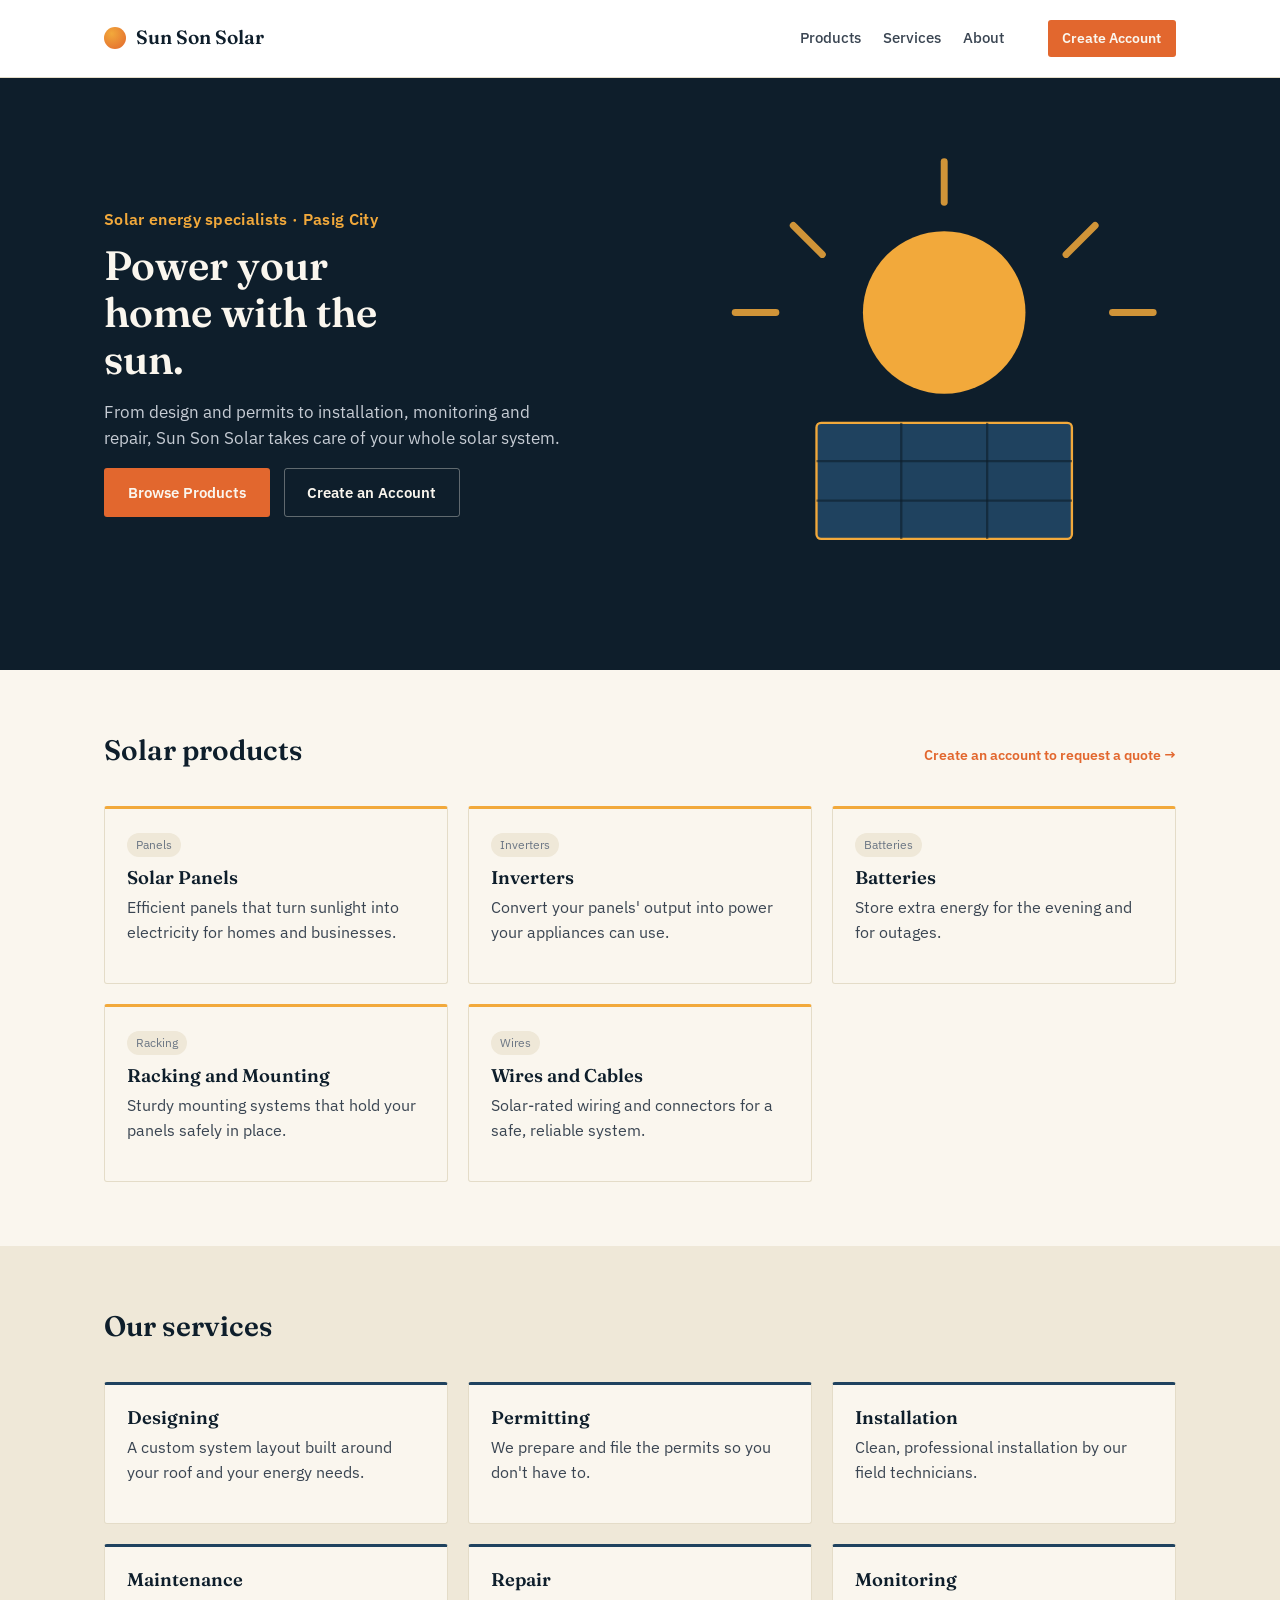
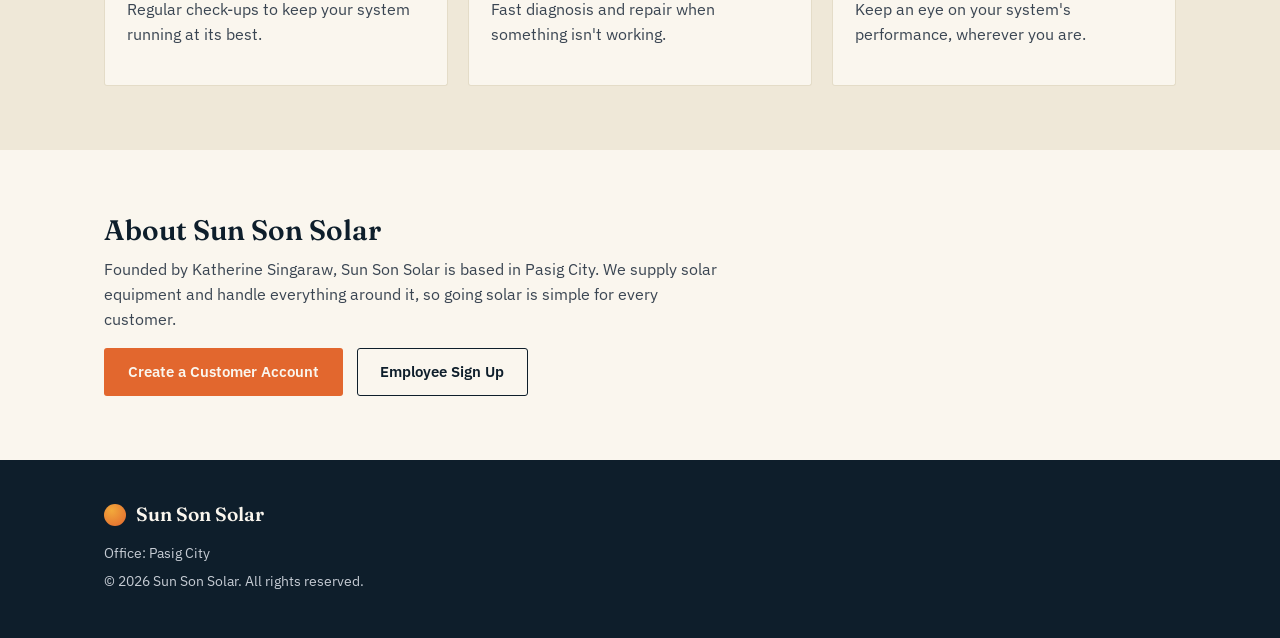
<file: Sun Son Solar - Registration Final/index.html>
<!DOCTYPE html>
<html lang="en">
<head>
    <meta charset="UTF-8">
    <meta name="viewport" content="width=device-width, initial-scale=1">
    <title>Sun Son Solar — Solar panels, installation and monitoring in Pasig City</title>
    <link rel="preconnect" href="https://fonts.googleapis.com">
    <link href="https://fonts.googleapis.com/css2?family=Fraunces:opsz,wght@9..144,400;9..144,500;9..144,600&family=IBM+Plex+Sans:wght@400;500;600&display=swap" rel="stylesheet">
    <link rel="stylesheet" href="style.css">
    <style>
        .site-nav__inner { justify-content: space-between; flex-wrap: wrap; gap: 12px; }
        .site-nav__links { display: flex; align-items: center; gap: 22px; font-size: 0.92rem; font-weight: 500; }
        .site-nav__links a:hover { color: var(--ember); }
        .site-footer { background: var(--ink); color: #C6CCD4; padding: 40px 0; font-size: 0.9rem; }
        .site-footer p { margin: 0 0 0.4em; }
        .site-footer .brand { color: var(--cloud); margin-bottom: 12px; }
        .hero__lead + .hero__lead { margin-top: -0.4em; }
    </style>
</head>
<body>

<header class="site-nav">
    <div class="wrap site-nav__inner">
        <a href="index.html" class="brand">
            <span class="brand__mark" aria-hidden="true"></span>
            Sun Son Solar
        </a>
        <nav class="site-nav__links" aria-label="Main">
            <a href="#products">Products</a>
            <a href="#services">Services</a>
            <a href="#about">About</a>
            <span id="navUser"></span>
            <a href="register-customer.html" class="btn btn--solid btn--small" id="navCta">Create Account</a>
        </nav>
    </div>
</header>

<main>
    <section class="hero">
        <div class="wrap hero__inner">
            <div>
                <p class="hero__eyebrow">Solar energy specialists · Pasig City</p>
                <h1>Power your home with the sun.</h1>
                <p class="hero__lead">From design and permits to installation, monitoring and repair, Sun Son Solar takes care of your whole solar system.</p>
                <div class="hero__actions">
                    <a href="#products" class="btn btn--solid">Browse Products</a>
                    <a href="register-customer.html" class="btn btn--ghost-light">Create an Account</a>
                </div>
            </div>
            <div class="hero__art">
                <svg class="sun-graphic" viewBox="0 0 400 360" role="img" aria-label="Sun above a solar panel">
                    <g class="sun-graphic__rays">
                        <line x1="200" y1="10" x2="200" y2="45"/>
                        <line x1="70" y1="65" x2="95" y2="90"/>
                        <line x1="330" y1="65" x2="305" y2="90"/>
                        <line x1="20" y1="140" x2="55" y2="140"/>
                        <line x1="380" y1="140" x2="345" y2="140"/>
                    </g>
                    <circle class="sun-graphic__core" cx="200" cy="140" r="70"/>
                    <g class="sun-graphic__panel">
                        <rect x="90" y="235" width="220" height="100" rx="4"/>
                        <line x1="163" y1="235" x2="163" y2="335"/>
                        <line x1="237" y1="235" x2="237" y2="335"/>
                        <line x1="90" y1="268" x2="310" y2="268"/>
                        <line x1="90" y1="302" x2="310" y2="302"/>
                    </g>
                </svg>
            </div>
        </div>
    </section>

    <section class="section" id="products">
        <div class="wrap">
            <div class="section__head">
                <h2>Solar products</h2>
                <a href="register-customer.html">Create an account to request a quote →</a>
            </div>
            <div class="card-grid">
                <article class="product-card">
                    <span class="product-card__tag">panels</span>
                    <h3>Solar Panels</h3>
                    <p>Efficient panels that turn sunlight into electricity for homes and businesses.</p>
                </article>
                <article class="product-card">
                    <span class="product-card__tag">inverters</span>
                    <h3>Inverters</h3>
                    <p>Convert your panels' output into power your appliances can use.</p>
                </article>
                <article class="product-card">
                    <span class="product-card__tag">batteries</span>
                    <h3>Batteries</h3>
                    <p>Store extra energy for the evening and for outages.</p>
                </article>
                <article class="product-card">
                    <span class="product-card__tag">racking</span>
                    <h3>Racking and Mounting</h3>
                    <p>Sturdy mounting systems that hold your panels safely in place.</p>
                </article>
                <article class="product-card">
                    <span class="product-card__tag">wires</span>
                    <h3>Wires and Cables</h3>
                    <p>Solar-rated wiring and connectors for a safe, reliable system.</p>
                </article>
            </div>
        </div>
    </section>

    <section class="section section--tinted" id="services">
        <div class="wrap">
            <div class="section__head">
                <h2>Our services</h2>
            </div>
            <div class="card-grid">
                <article class="service-card">
                    <h3>Designing</h3>
                    <p>A custom system layout built around your roof and your energy needs.</p>
                </article>
                <article class="service-card">
                    <h3>Permitting</h3>
                    <p>We prepare and file the permits so you don't have to.</p>
                </article>
                <article class="service-card">
                    <h3>Installation</h3>
                    <p>Clean, professional installation by our field technicians.</p>
                </article>
                <article class="service-card">
                    <h3>Maintenance</h3>
                    <p>Regular check-ups to keep your system running at its best.</p>
                </article>
                <article class="service-card">
                    <h3>Repair</h3>
                    <p>Fast diagnosis and repair when something isn't working.</p>
                </article>
                <article class="service-card">
                    <h3>Monitoring</h3>
                    <p>Keep an eye on your system's performance, wherever you are.</p>
                </article>
            </div>
        </div>
    </section>

    <section class="section" id="about">
        <div class="wrap">
            <h2>About Sun Son Solar</h2>
            <p style="max-width: 62ch;">Founded by Katherine Singaraw, Sun Son Solar is based in Pasig City. We supply solar equipment and handle everything around it, so going solar is simple for every customer.</p>
            <div class="hero__actions">
                <a href="register-customer.html" class="btn btn--solid">Create a Customer Account</a>
                <a href="register-employee.html" class="btn btn--outline">Employee Sign Up</a>
            </div>
        </div>
    </section>
</main>

<footer class="site-footer">
    <div class="wrap">
        <a href="index.html" class="brand">
            <span class="brand__mark" aria-hidden="true"></span>
            Sun Son Solar
        </a>
        <p>Office: Pasig City</p>
        <p>© <span id="year"></span> Sun Son Solar. All rights reserved.</p>
    </div>
</footer>

<script src="script.js"></script>
</body>
</html>
</file>
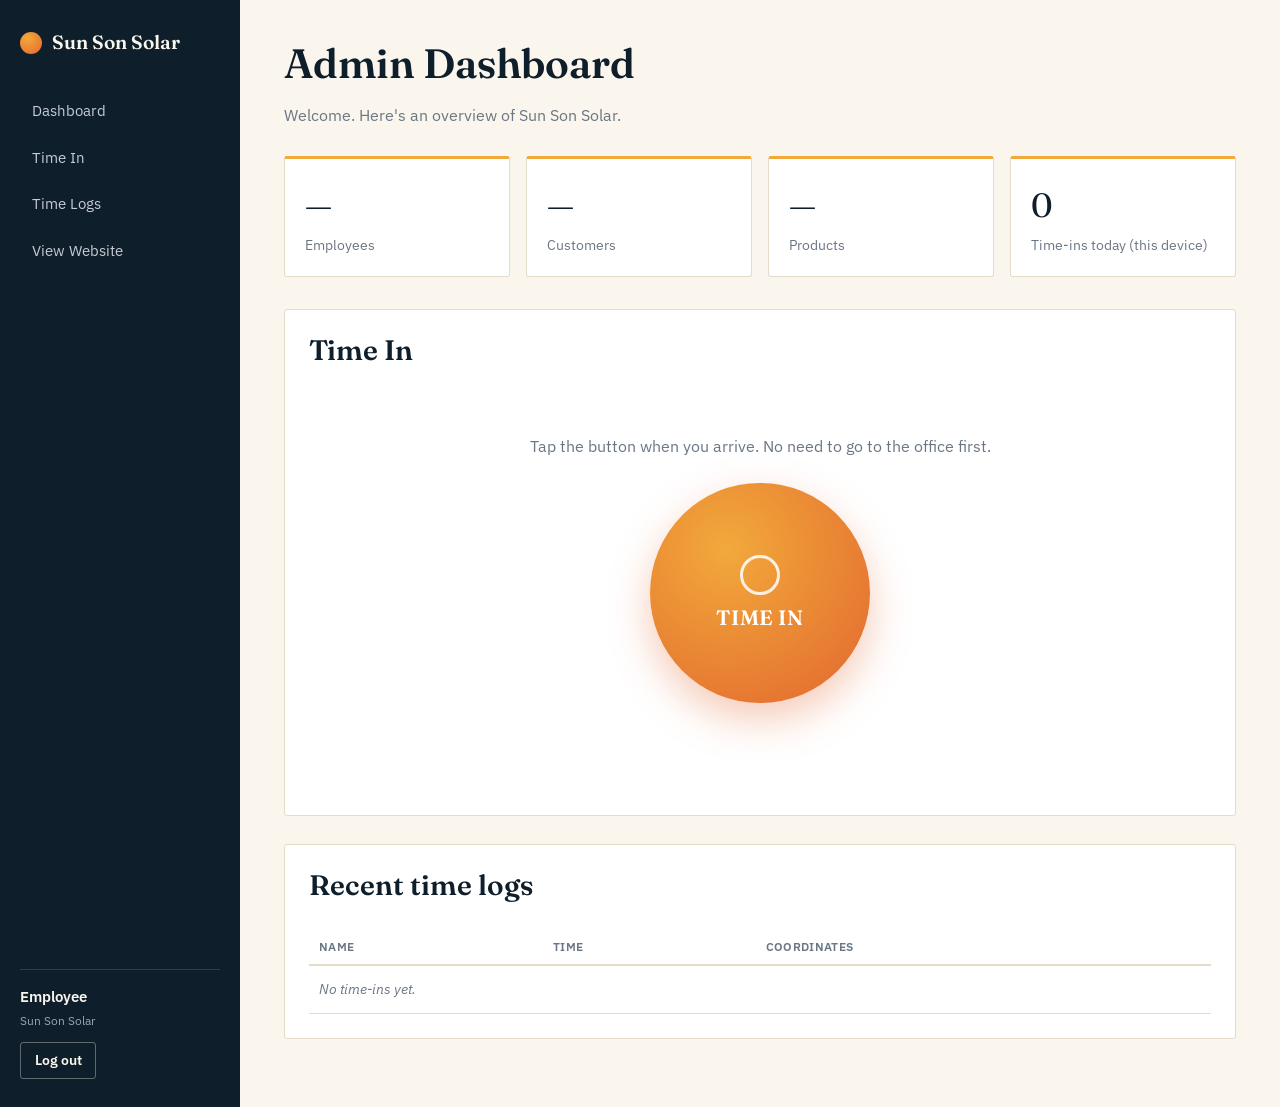
<file: Sun Son Solar - Registration Final/admin-dashboard.html>
<!DOCTYPE html>
<html lang="en">
<head>
    <meta charset="UTF-8">
    <meta name="viewport" content="width=device-width, initial-scale=1">
    <title>Admin Dashboard — Sun Son Solar</title>
    <link rel="preconnect" href="https://fonts.googleapis.com">
    <link href="https://fonts.googleapis.com/css2?family=Fraunces:opsz,wght@9..144,400;9..144,500;9..144,600&family=IBM+Plex+Sans:wght@400;500;600&display=swap" rel="stylesheet">
    <link rel="stylesheet" href="style.css">
</head>
<body class="app-body">

<div class="app-shell">
    <aside class="app-sidebar">
        <a href="admin-dashboard.html" class="brand brand--dark">
            <span class="brand__mark" aria-hidden="true"></span>
            Sun Son Solar
        </a>
        <nav class="app-sidebar__nav" aria-label="Dashboard">
            <a href="admin-dashboard.html">Dashboard</a>
            <a href="#timein">Time In</a>
            <a href="#logs">Time Logs</a>
            <a href="index.html">View Website</a>
        </nav>
        <div class="app-sidebar__user">
            <p class="app-sidebar__name" id="userName">Employee</p>
            <p class="app-sidebar__role" id="userRole">Sun Son Solar</p>
            <a href="index.html" class="btn btn--ghost-light btn--small" id="logout">Log out</a>
        </div>
    </aside>

    <main class="app-content">
        <div class="page-title">
            <h1>Admin Dashboard</h1>
            <p>Welcome<span id="welcomeName"></span>. Here's an overview of Sun Son Solar.</p>
        </div>

        <div class="stat-grid" style="margin-top: 28px;">
            <div class="stat-card"><p class="stat-card__num">—</p><p class="stat-card__label">Employees</p></div>
            <div class="stat-card"><p class="stat-card__num">—</p><p class="stat-card__label">Customers</p></div>
            <div class="stat-card"><p class="stat-card__num">—</p><p class="stat-card__label">Products</p></div>
            <div class="stat-card"><p class="stat-card__num" id="todayCount">0</p><p class="stat-card__label">Time-ins today (this device)</p></div>
        </div>

        <section class="panel" id="timein">
            <div class="panel__head"><h2>Time In</h2></div>
            <div class="timein-page">
                <p class="timein-page__eyebrow">Tap the button when you arrive. No need to go to the office first.</p>
                <button type="button" class="timein-button" id="timeInBtn">
                    <span class="timein-button__icon" aria-hidden="true"></span>
                    <span class="timein-button__label">TIME IN</span>
                </button>
                <p class="timein-page__status" id="timeInStatus" role="status"></p>
            </div>
        </section>

        <section class="panel" id="logs">
            <div class="panel__head"><h2>Recent time logs</h2></div>
            <table class="table">
                <thead><tr><th>Name</th><th>Time</th><th>Coordinates</th></tr></thead>
                <tbody id="logBody">
                    <tr><td colspan="3" class="empty-note">No time-ins yet.</td></tr>
                </tbody>
            </table>
        </section>
    </main>
</div>

<script src="script.js"></script>
</body>
</html>
</file>
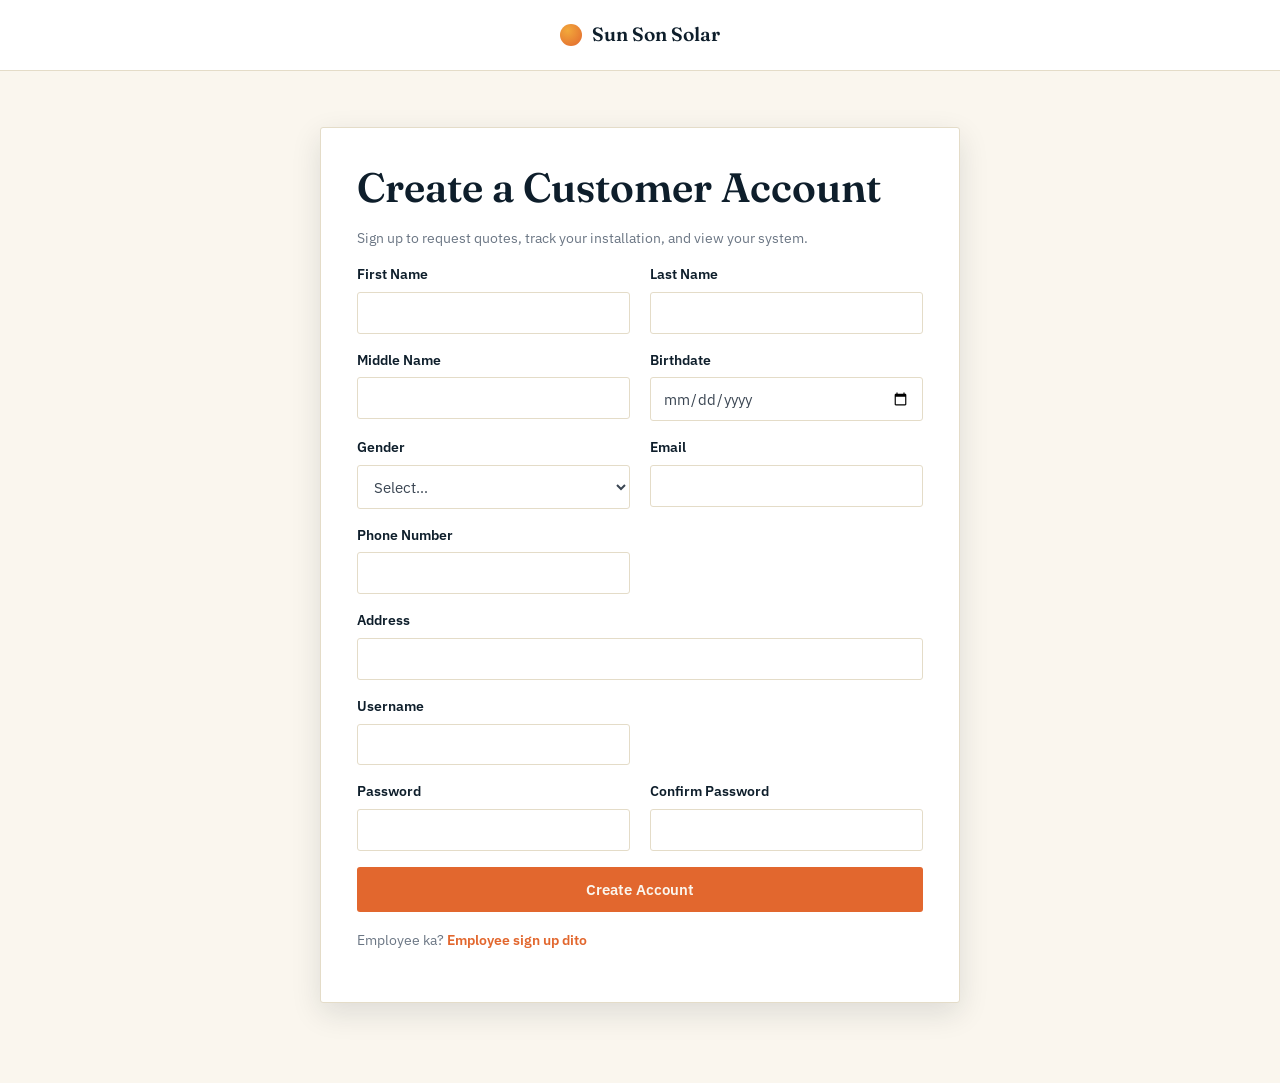
<file: Sun Son Solar - Registration Final/register-customer.html>
<!DOCTYPE html>
<html lang="en">
<head>
    <meta charset="UTF-8">
    <meta name="viewport" content="width=device-width, initial-scale=1">
    <title>Create a Customer Account — Sun Son Solar</title>
    <link rel="preconnect" href="https://fonts.googleapis.com">
    <link href="https://fonts.googleapis.com/css2?family=Fraunces:opsz,wght@9..144,400;9..144,500;9..144,600&family=IBM+Plex+Sans:wght@400;500;600&display=swap" rel="stylesheet">
    <link rel="stylesheet" href="style.css">
</head>
<body>

<header class="site-nav">
    <div class="wrap site-nav__inner">
        <a href="register-customer.html" class="brand">
            <span class="brand__mark" aria-hidden="true"></span>
            Sun Son Solar
        </a>
    </div>
</header>

<main>
    <section class="auth-section">
        <div class="wrap auth-wrap">
            <div class="auth-card auth-card--wide">
                <h1>Create a Customer Account</h1>
                <p class="auth-card__sub">Sign up to request quotes, track your installation, and view your system.</p>

                <div id="formMessage" class="alert alert--error" hidden></div>
                <form id="customerForm" class="form form--grid" data-redirect="index.html" data-role="customer" novalidate>
                    <label>First Name
                        <input type="text" name="first_name" required>
                    </label>
                    <label>Last Name
                        <input type="text" name="last_name" required>
                    </label>
                    <label>Middle Name
                        <input type="text" name="middle_name">
                    </label>
                    <label>Birthdate
                        <input type="date" name="birthdate" required>
                    </label>
                    <label>Gender
                        <select name="gender" required>
                            <option value="">Select…</option>
                            <option value="Female">Female</option>
                            <option value="Male">Male</option>
                            <option value="Other">Other</option>
                        </select>
                    </label>
                    <label>Email
                        <input type="email" name="email" required>
                    </label>
                    <label>Phone Number
                        <input type="tel" name="phone" required>
                    </label>
                    <label class="span-2">Address
                        <input type="text" name="address" required>
                    </label>
                    <label>Username
                        <input type="text" name="username" required minlength="5">
                    </label>
                    <label></label>
                    <label>Password
                        <input type="password" name="password" required minlength="8">
                    </label>
                    <label>Confirm Password
                        <input type="password" name="confirm_password" required minlength="8">
                    </label>

                    <button type="submit" class="btn btn--solid btn--full span-2">Create Account</button>
                </form>

                <p class="auth-card__foot">Employee ka? <a href="register-employee.html">Employee sign up dito</a></p>
            </div>
        </div>
    </section>
</main>

<script src="script.js"></script>
</body>
</html>
</file>
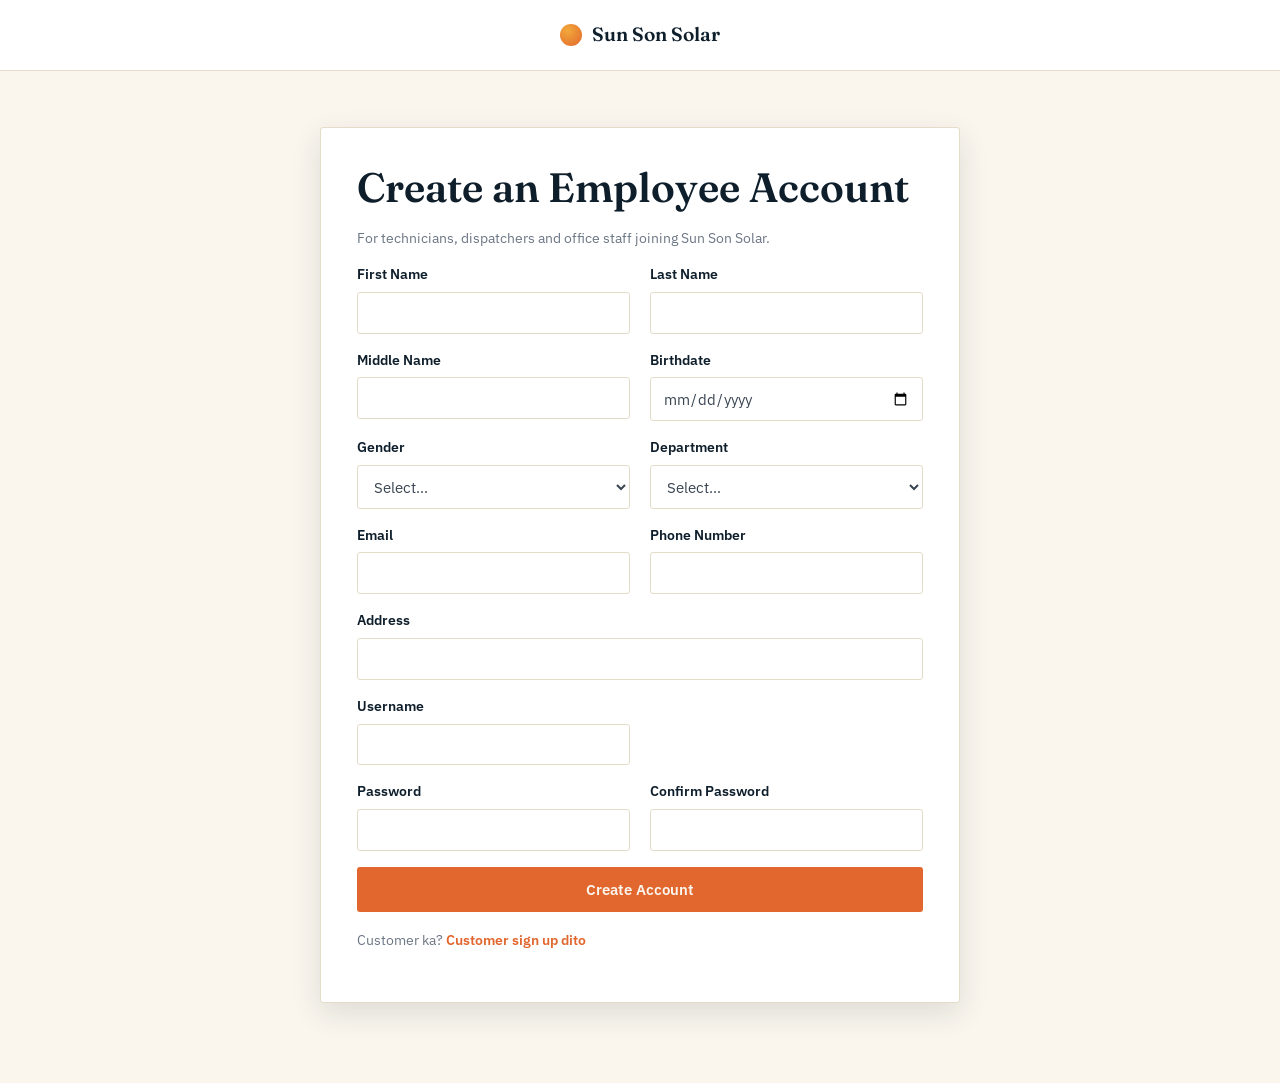
<file: Sun Son Solar - Registration Final/register-employee.html>
<!DOCTYPE html>
<html lang="en">
<head>
    <meta charset="UTF-8">
    <meta name="viewport" content="width=device-width, initial-scale=1">
    <title>Create an Employee Account — Sun Son Solar</title>
    <link rel="preconnect" href="https://fonts.googleapis.com">
    <link href="https://fonts.googleapis.com/css2?family=Fraunces:opsz,wght@9..144,400;9..144,500;9..144,600&family=IBM+Plex+Sans:wght@400;500;600&display=swap" rel="stylesheet">
    <link rel="stylesheet" href="style.css">
</head>
<body>

<header class="site-nav">
    <div class="wrap site-nav__inner">
        <a href="register-customer.html" class="brand">
            <span class="brand__mark" aria-hidden="true"></span>
            Sun Son Solar
        </a>
    </div>
</header>

<main>
    <section class="auth-section">
        <div class="wrap auth-wrap">
            <div class="auth-card auth-card--wide">
                <h1>Create an Employee Account</h1>
                <p class="auth-card__sub">For technicians, dispatchers and office staff joining Sun Son Solar.</p>

                <div id="formMessage" class="alert alert--error" hidden></div>
                <form id="employeeForm" class="form form--grid" data-redirect="admin-dashboard.html" data-role="employee" novalidate>
                    <label>First Name
                        <input type="text" name="first_name" required>
                    </label>
                    <label>Last Name
                        <input type="text" name="last_name" required>
                    </label>
                    <label>Middle Name
                        <input type="text" name="middle_name">
                    </label>
                    <label>Birthdate
                        <input type="date" name="birthdate" required>
                    </label>
                    <label>Gender
                        <select name="gender" required>
                            <option value="">Select…</option>
                            <option value="Female">Female</option>
                            <option value="Male">Male</option>
                            <option value="Other">Other</option>
                        </select>
                    </label>
                    <label>Department
                        <select name="department" required>
                            <option value="">Select…</option>
                            <option value="Field Operations - Technician">Field Operations — Technician</option>
                            <option value="Dispatch">Dispatch</option>
                            <option value="IT">IT</option>
                            <option value="Sales">Sales</option>
                            <option value="Administration">Administration</option>
                        </select>
                    </label>
                    <label>Email
                        <input type="email" name="email" required>
                    </label>
                    <label>Phone Number
                        <input type="tel" name="phone" required>
                    </label>
                    <label class="span-2">Address
                        <input type="text" name="address" required>
                    </label>
                    <label>Username
                        <input type="text" name="username" required minlength="5">
                    </label>
                    <label></label>
                    <label>Password
                        <input type="password" name="password" required minlength="8">
                    </label>
                    <label>Confirm Password
                        <input type="password" name="confirm_password" required minlength="8">
                    </label>

                    <button type="submit" class="btn btn--solid btn--full span-2">Create Account</button>
                </form>

                <p class="auth-card__foot">Customer ka? <a href="register-customer.html">Customer sign up dito</a></p>
            </div>
        </div>
    </section>
</main>

<script src="script.js"></script>
</body>
</html>
</file>
<file: Sun Son Solar - Registration Final/style.css>
:root {
	--ink: #0E1E2B;
	--panel-blue: #16324A;
	--panel-blue-light: #1F425F;
	--gold: #F2A93B;
	--ember: #E2672E;
	--cloud: #FAF6EE;
	--cloud-dim: #EFE8D8;
	--slate: #3A4552;
	--slate-soft: #6B7684;
	--line: #E4DCC8;
	--success: #2E7D4F;
	--success-bg: #E8F4EC;
	--error: #B3402A;
	--error-bg: #FBEAE4;

	--font-display: 'Fraunces', 'Georgia', serif;
	--font-body: 'IBM Plex Sans', -apple-system, Segoe UI, sans-serif;

	--radius: 3px;
	--shadow: 0 10px 30px rgba(14, 30, 43, 0.12);
}

* { box-sizing: border-box; }
html, body { margin: 0; padding: 0; }
body {
	font-family: var(--font-body);
	color: var(--slate);
	background: var(--cloud);
	line-height: 1.55;
	-webkit-font-smoothing: antialiased;
}
h1, h2, h3 { font-family: var(--font-display); color: var(--ink); margin: 0 0 0.4em; font-weight: 600; line-height: 1.15; }
h1 { font-size: clamp(1.9rem, 3.2vw, 2.7rem); }
h2 { font-size: clamp(1.4rem, 2.2vw, 1.9rem); }
h3 { font-size: 1.15rem; }
p { margin: 0 0 1em; }
a { color: inherit; text-decoration: none; }
ul { margin: 0; padding: 0; list-style: none; }
img { max-width: 100%; display: block; }

.wrap { max-width: 1120px; margin: 0 auto; padding: 0 24px; }

.btn {
	display: inline-flex; align-items: center; justify-content: center;
	font-family: var(--font-body); font-weight: 600; font-size: 0.95rem;
	padding: 0.75em 1.5em; border-radius: var(--radius); border: 1.5px solid transparent;
	cursor: pointer; transition: transform 0.12s ease, background 0.15s ease, border-color 0.15s ease;
}
.btn--solid { background: var(--ember); color: var(--cloud); }
.btn--solid:hover { background: #c85625; }
.btn--outline { border-color: var(--ink); color: var(--ink); }
.btn--outline:hover { background: var(--ink); color: var(--cloud); }
.btn--ghost { border-color: var(--panel-blue-light); color: var(--ink); }
.btn--ghost:hover { background: var(--cloud-dim); }
.btn--ghost-light { border-color: rgba(250,246,238,0.35); color: var(--cloud); }
.btn--ghost-light:hover { background: rgba(250,246,238,0.1); }
.btn--full { width: 100%; }
.btn--small { padding: 0.5em 1em; font-size: 0.85rem; }

.site-nav { background: #FFFFFF; border-bottom: 1px solid var(--line); }
.site-nav__inner { display: flex; align-items: center; justify-content: center; padding: 20px 24px; }
.brand { display: flex; align-items: center; gap: 10px; font-family: var(--font-display); font-weight: 600; font-size: 1.2rem; color: var(--ink); }
.brand__mark { width: 22px; height: 22px; border-radius: 50%; background: radial-gradient(circle at 35% 30%, var(--gold), var(--ember)); flex-shrink: 0; }

.hero { background: var(--ink); padding: 72px 0 96px; overflow: hidden; }
.hero__inner { display: grid; grid-template-columns: 1.1fr 0.9fr; align-items: center; gap: 40px; }
.hero__eyebrow { color: var(--gold); font-weight: 600; letter-spacing: 0.02em; margin-bottom: 0.6em; }
.hero h1 { color: var(--cloud); max-width: 12ch; }
.hero__lead { color: #C6CCD4; max-width: 46ch; font-size: 1.05rem; }
.hero__actions { display: flex; gap: 14px; margin-top: 8px; flex-wrap: wrap; }
.sun-graphic { width: 100%; height: auto; }
.sun-graphic__core { fill: var(--gold); }
.sun-graphic__rays line { stroke: var(--gold); stroke-width: 6; stroke-linecap: round; opacity: 0.85; }
.sun-graphic__panel rect { fill: var(--panel-blue-light); stroke: var(--gold); stroke-width: 2; }
.sun-graphic__panel line { stroke: var(--ink); stroke-width: 2; opacity: 0.6; }

.section { padding: 64px 0; }
.section--tinted { background: var(--cloud-dim); }
.section__head { display: flex; align-items: baseline; justify-content: space-between; margin-bottom: 28px; flex-wrap: wrap; gap: 8px; }
.section__head a { color: var(--ember); font-weight: 600; font-size: 0.9rem; }

.card-grid { display: grid; grid-template-columns: repeat(auto-fill, minmax(260px, 1fr)); gap: 20px; }
.product-card, .service-card {
	background: var(--cloud); border: 1px solid var(--line); border-radius: var(--radius);
	padding: 22px; position: relative;
}
.product-card { border-top: 3px solid var(--gold); }
.service-card { border-top: 3px solid var(--panel-blue-light); }
.product-card__tag { display: inline-block; font-size: 0.72rem; text-transform: capitalize; color: var(--slate-soft); background: var(--cloud-dim); padding: 3px 9px; border-radius: 20px; margin-bottom: 10px; }
.product-card__price { font-weight: 600; color: var(--ink); margin-top: 10px; margin-bottom: 0; }
.product-card__stock { font-size: 0.82rem; color: var(--slate-soft); margin: 0; }

.category-block { margin-bottom: 44px; }
.category-block h2 { border-bottom: 2px solid var(--line); padding-bottom: 10px; margin-bottom: 20px; }

.empty-note { color: var(--slate-soft); font-style: italic; }

.page-header { background: var(--panel-blue); padding: 56px 0; }
.page-header h1, .page-header p { color: var(--cloud); }
.page-header p { max-width: 60ch; opacity: 0.85; }

/* ---------- Alerts ---------- */
.alert { padding: 14px 18px; border-radius: var(--radius); margin: 20px 0; font-size: 0.92rem; }
.alert--success { background: var(--success-bg); color: var(--success); border: 1px solid #BFE3CB; }
.alert--error { background: var(--error-bg); color: var(--error); border: 1px solid #EFC3B4; white-space: pre-line; }

/* ---------- Forms ---------- */
.form { display: flex; flex-direction: column; gap: 16px; }
.form--grid { display: grid; grid-template-columns: 1fr 1fr; gap: 16px 20px; }
.form label { display: flex; flex-direction: column; gap: 6px; font-size: 0.88rem; font-weight: 600; color: var(--ink); }
.form .span-2 { grid-column: span 2; }
.form input, .form select, .form textarea {
	font-family: var(--font-body); font-size: 0.95rem; font-weight: 400;
	padding: 0.65em 0.8em; border: 1.5px solid var(--line); border-radius: var(--radius);
	background: #fff; color: var(--slate);
}
.form input:focus, .form select:focus, .form textarea:focus { outline: 2px solid var(--gold); outline-offset: 1px; border-color: var(--gold); }

.auth-section { padding: 56px 0 80px; }
.auth-wrap { display: flex; justify-content: center; }
.auth-card { background: #fff; border: 1px solid var(--line); border-radius: var(--radius); padding: 36px; width: 100%; max-width: 420px; box-shadow: var(--shadow); }
.auth-card--wide { max-width: 640px; }
.auth-card__sub { color: var(--slate-soft); font-size: 0.9rem; }
.auth-card__foot { margin-top: 18px; font-size: 0.88rem; color: var(--slate-soft); }
.auth-card__foot a { color: var(--ember); font-weight: 600; }

@media (max-width: 640px) {
	.form--grid, .auth-card--wide { grid-template-columns: 1fr; }
	.form .span-2 { grid-column: span 1; }
}

.app-body { background: var(--cloud); }
.app-shell { display: grid; grid-template-columns: 240px 1fr; min-height: 100vh; }
.app-sidebar { background: var(--ink); color: var(--cloud); padding: 28px 20px; display: flex; flex-direction: column; }
.brand--dark { color: var(--cloud); margin-bottom: 32px; }
.app-sidebar__nav { display: flex; flex-direction: column; gap: 4px; flex: 1; }
.app-sidebar__nav a { padding: 10px 12px; border-radius: var(--radius); font-size: 0.92rem; color: #C6CCD4; }
.app-sidebar__nav a:hover { background: rgba(250,246,238,0.08); color: var(--cloud); }
.app-sidebar__user { border-top: 1px solid rgba(250,246,238,0.14); padding-top: 16px; margin-top: 16px; }
.app-sidebar__name { color: var(--cloud); font-weight: 600; margin: 0; font-size: 0.92rem; }
.app-sidebar__role { color: #9AA4AE; font-size: 0.78rem; margin: 2px 0 12px; }
.app-content { padding: 40px 44px; }

.page-title { top: 28px; }
.page-title--row { display: flex; align-items: flex-start; justify-content: space-between; gap: 16px; flex-wrap: wrap; }
.page-title p { color: var(--slate-soft); margin: 0; }

.stat-grid { display: grid; grid-template-columns: repeat(auto-fit, minmax(180px, 1fr)); gap: 16px; margin-bottom: 32px; }
.stat-card { background: #fff; border: 1px solid var(--line); border-radius: var(--radius); padding: 20px; border-top: 3px solid var(--gold); }
.stat-card__num { font-family: var(--font-display); font-size: 2.1rem; color: var(--ink); margin: 0; }
.stat-card__label { color: var(--slate-soft); font-size: 0.85rem; margin: 4px 0 0; }

.panel { background: #fff; border: 1px solid var(--line); border-radius: var(--radius); padding: 24px; margin-bottom: 28px; }
.panel--narrow { max-width: 640px; }
.panel__head { display: flex; align-items: baseline; justify-content: space-between; margin-bottom: 16px; }
.panel__head a { color: var(--ember); font-size: 0.85rem; font-weight: 600; }

.table { width: 100%; border-collapse: collapse; font-size: 0.9rem; }
.table th { text-align: left; color: var(--slate-soft); font-weight: 600; font-size: 0.78rem; text-transform: uppercase; letter-spacing: 0.03em; padding: 8px 10px; border-bottom: 2px solid var(--line); }
.table td { padding: 12px 10px; border-bottom: 1px solid var(--line); }
.table__actions a { color: var(--ember); font-weight: 600; margin-right: 14px; font-size: 0.85rem; }

.badge { display: inline-block; padding: 3px 10px; border-radius: 20px; font-size: 0.75rem; font-weight: 600; }
.badge--active { background: var(--success-bg); color: var(--success); }
.badge--inactive { background: #EEE; color: var(--slate-soft); }
.badge--role { background: var(--cloud-dim); color: var(--ink); }

.timein-shortcut { display: flex; align-items: center; gap: 12px; background: var(--ink); color: var(--cloud); padding: 20px 24px; border-radius: var(--radius); margin-bottom: 28px; font-weight: 600; }
.timein-shortcut__dot { width: 14px; height: 14px; border-radius: 50%; background: var(--gold); }

.timein-page { text-align: center; padding: 40px 0 32px; }
.timein-page__eyebrow { color: var(--slate-soft); margin-bottom: 24px; }
.timein-page__status { min-height: 1.4em; margin-top: 18px; font-weight: 600; }
.timein-page__status.is-success { color: var(--success); }
.timein-page__status.is-error { color: var(--error); }

.timein-button {
	width: 220px; height: 220px; border-radius: 50%; border: none; cursor: pointer;
	background: radial-gradient(circle at 35% 30%, var(--gold), var(--ember));
	color: #fff; font-family: var(--font-display); display: flex; flex-direction: column;
	align-items: center; justify-content: center; gap: 10px; margin: 0 auto;
	box-shadow: 0 16px 40px rgba(226, 103, 46, 0.35);
	transition: transform 0.15s ease, box-shadow 0.15s ease;
}
.timein-button:hover { transform: scale(1.03); }
.timein-button:active { transform: scale(0.97); }
.timein-button:disabled { opacity: 0.6; cursor: wait; transform: none; }
.timein-button__icon { width: 40px; height: 40px; border-radius: 50%; border: 3px solid rgba(255,255,255,0.85); }
.timein-button__label { font-size: 1.3rem; font-weight: 600; letter-spacing: 0.03em; }

.log-list li { padding: 10px 0; border-bottom: 1px solid var(--line); font-size: 0.9rem; }
.log-list li:last-child { border-bottom: none; }

@media (max-width: 860px) {
	.hero__inner { grid-template-columns: 1fr; }
	.hero__art { max-width: 280px; margin: 0 auto; }
	.app-shell { grid-template-columns: 1fr; }
	.app-sidebar { flex-direction: row; align-items: center; flex-wrap: wrap; padding: 16px 20px; }
	.app-sidebar__nav { flex-direction: row; flex-wrap: wrap; }
	.app-sidebar__user { border: none; margin: 0; padding: 0; margin-left: auto; }
	.app-content { padding: 28px 20px; }
	.site-nav { position: relative; }
}
</file>
